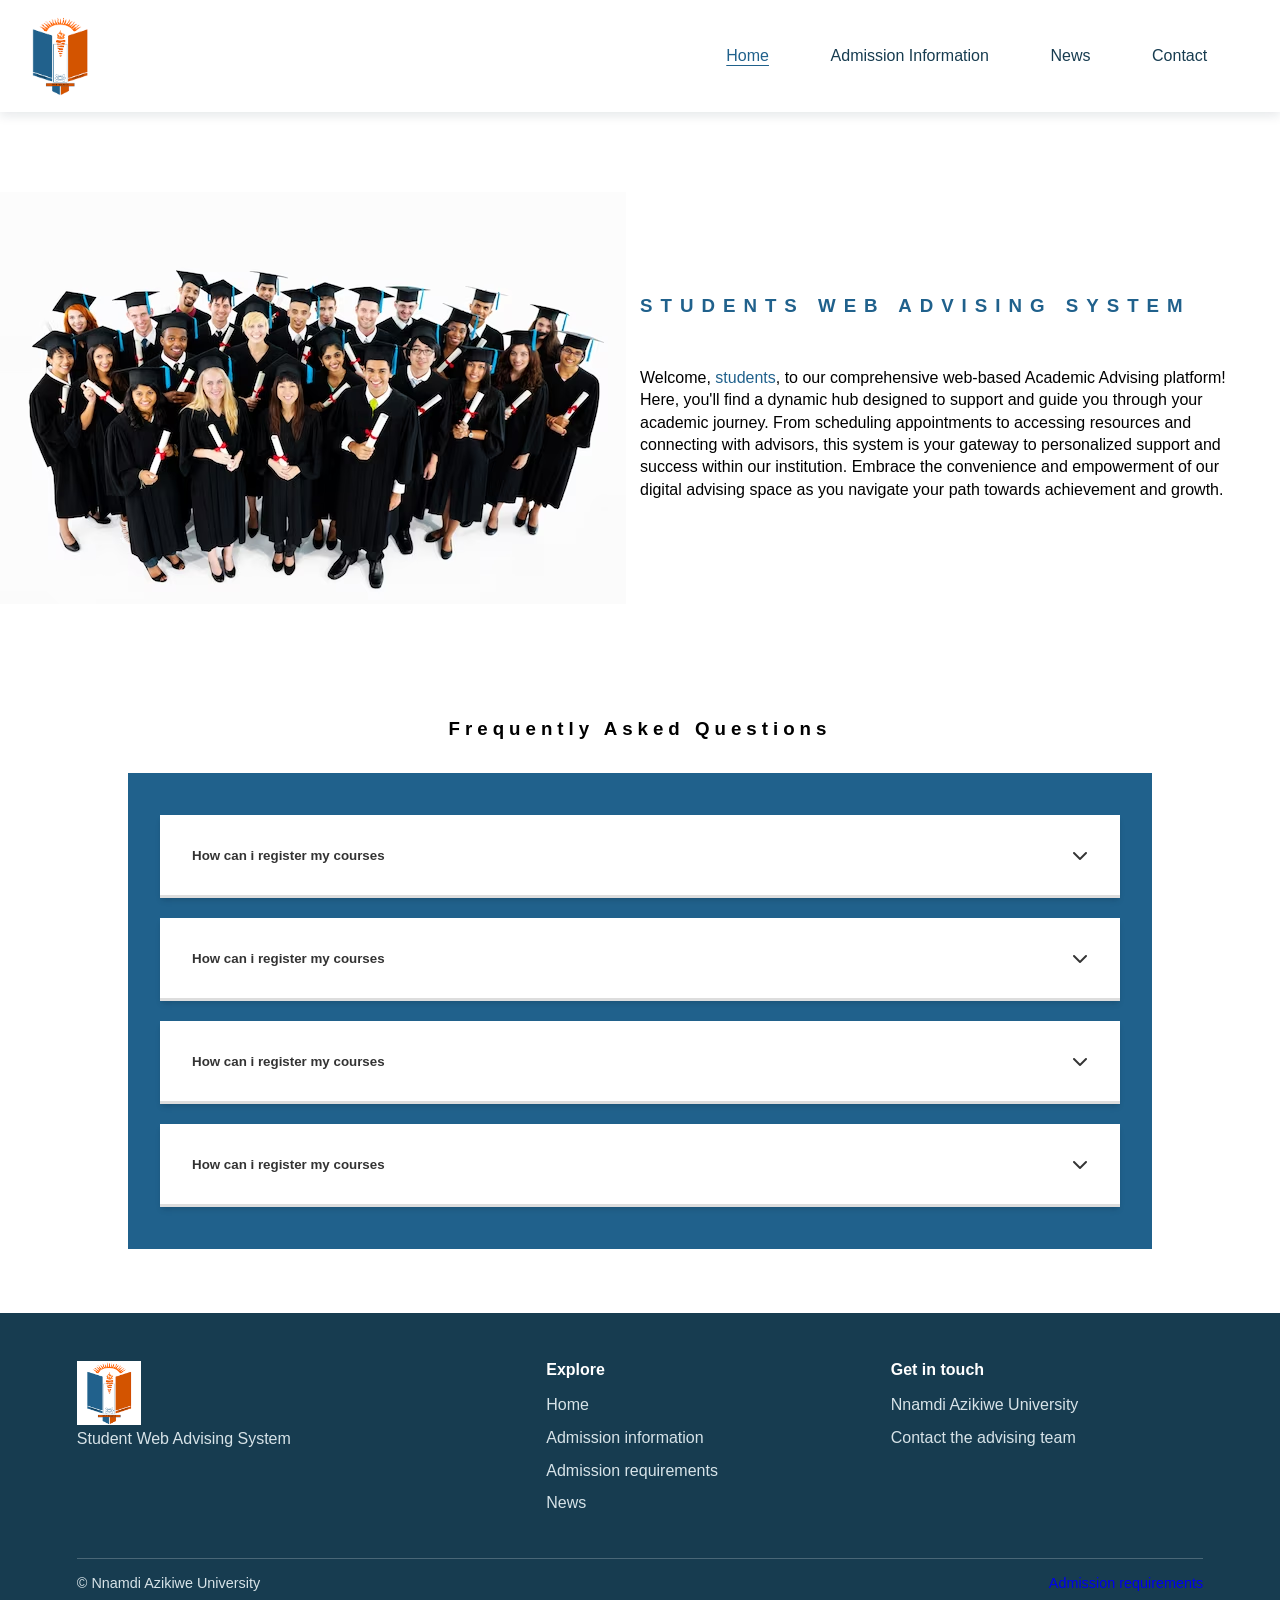
<file: my final year project/html/index.html>
<html lang="en">

<head>
  <meta charset="UTF-8">
  <meta name="viewport" content="width=device-width, initial-scale=1.0">
  <title>Document</title>
  <link rel="stylesheet" href="../css/style.css">
  <link rel="stylesheet" href="../css/navigation.css">
  <link rel="stylesheet" href="https://cdnjs.cloudflare.com/ajax/libs/font-awesome/6.4.2/css/all.min.css"
    integrity="sha512-z3gLpd7yknf1YoNbCzqRKc4qyor8gaKU1qmn+CShxbuBusANI9QpRohGBreCFkKxLhei6S9CQXFEbbKuqLg0DA=="
    crossorigin="anonymous" referrerpolicy="no-referrer" />
</head>

<body>
  <div class="container">
    <div class="header">
      <div data-site-nav></div>
      <div class="header-container">
        <div class="header-image-container">
          <img src="../images/students.jpg" alt="">
        </div>

        <div class="header-content-container">
          <h3>students web advising system</h3>
          <p>
            Welcome, <span>students</span>, to our comprehensive web-based Academic Advising platform! Here, you'll
            find a dynamic
            hub designed to support and guide you through your academic journey. From scheduling appointments to
            accessing resources and connecting with advisors, this system is your gateway to personalized support and
            success within our institution. Embrace the convenience and empowerment of our digital advising space as you
            navigate your path towards achievement and growth.
          </p>

        </div>
      </div>
    </div>

    <div class="section-faq">
      <h3>Frequently Asked Questions</h3>
      <div class="faq-box ">
        <div class="faqs active">
          <button class="faq-box-contents">
            How can i register my courses
            <i class="fa solid fa-chevron-down"></i>
          </button>
          <div class="faqAnswer">
            <p>
              Lorem ipsum dolor sit amet consectetur, adipisicing elit. Nesciunt tenetur facere cum eligendi minima
              optio dolorem vel nostrum, excepturi illo rem, quaerat nemo. Natus, perferendis. Magni mollitia cumque et
              vel molestias, laborum nulla modi fugit! Voluptas eius cupiditate perferendis sequi?
            </p>
          </div>
        </div>

        <div class="faqs active">
          <button class="faq-box-contents ">
            How can i register my courses
            <i class="fa solid fa-chevron-down"></i>
          </button>
          <div class="faqAnswer">
            <p>
              Lorem ipsum dolor sit amet consectetur, adipisicing elit. Nesciunt tenetur facere cum eligendi minima
              optio dolorem vel nostrum, excepturi illo rem, quaerat nemo. Natus, perferendis. Magni mollitia cumque et
              vel molestias, laborum nulla modi fugit! Voluptas eius cupiditate perferendis sequi?
            </p>
          </div>
        </div>

        <div class="faqs active">
          <button class="faq-box-contents">
            How can i register my courses
            <i class="fa solid fa-chevron-down"></i>
          </button>
          <div class="faqAnswer">
            <p>
              Lorem ipsum dolor sit amet consectetur, adipisicing elit. Nesciunt tenetur facere cum eligendi minima
              optio dolorem vel nostrum, excepturi illo rem, quaerat nemo. Natus, perferendis. Magni mollitia cumque et
              vel molestias, laborum nulla modi fugit! Voluptas eius cupiditate perferendis sequi?
            </p>
          </div>
        </div>

        <div class="faqs active">
          <button class="faq-box-contents">
            How can i register my courses
            <i class="fa solid fa-chevron-down"></i>
          </button>
          <div class="faqAnswer">
            <p>
              Lorem ipsum dolor sit amet consectetur, adipisicing elit. Nesciunt tenetur facere cum eligendi minima
              optio dolorem vel nostrum, excepturi illo rem, quaerat nemo. Natus, perferendis. Magni mollitia cumque et
              vel molestias, laborum nulla modi fugit! Voluptas eius cupiditate perferendis sequi?
            </p>
          </div>
        </div>
      </div>
    </div>

    <footer class="footer">
      <div class="footer-content">
        <div class="footer-brand">
          <img src="../images/logo.png" alt="Nnamdi Azikiwe University">
          <p>Student Web Advising System</p>
        </div>
        <div class="footer-links">
          <h4>Explore</h4>
          <a href="index.html">Home</a>
          <a href="admission.html">Admission information</a>
          <a href="admissionRequirement.html">Admission requirements</a>
          <a href="new.html">News</a>
        </div>
        <div class="footer-contact">
          <h4>Get in touch</h4>
          <a href="https://unizik.edu.ng/">Nnamdi Azikiwe University</a>
          <a href="../html/signup.html">Contact the advising team</a>
        </div>
      </div>
      <div class="footer-bottom">
        <span>&copy; Nnamdi Azikiwe University</span>
        <a href="admissionRequirement.html">Admission requirements</a>
      </div>
    </footer>
  </div>

  <script src="../js/index.js"></script>
  <script src="../js/site-nav.js"></script>
</body>

</html>
</file>
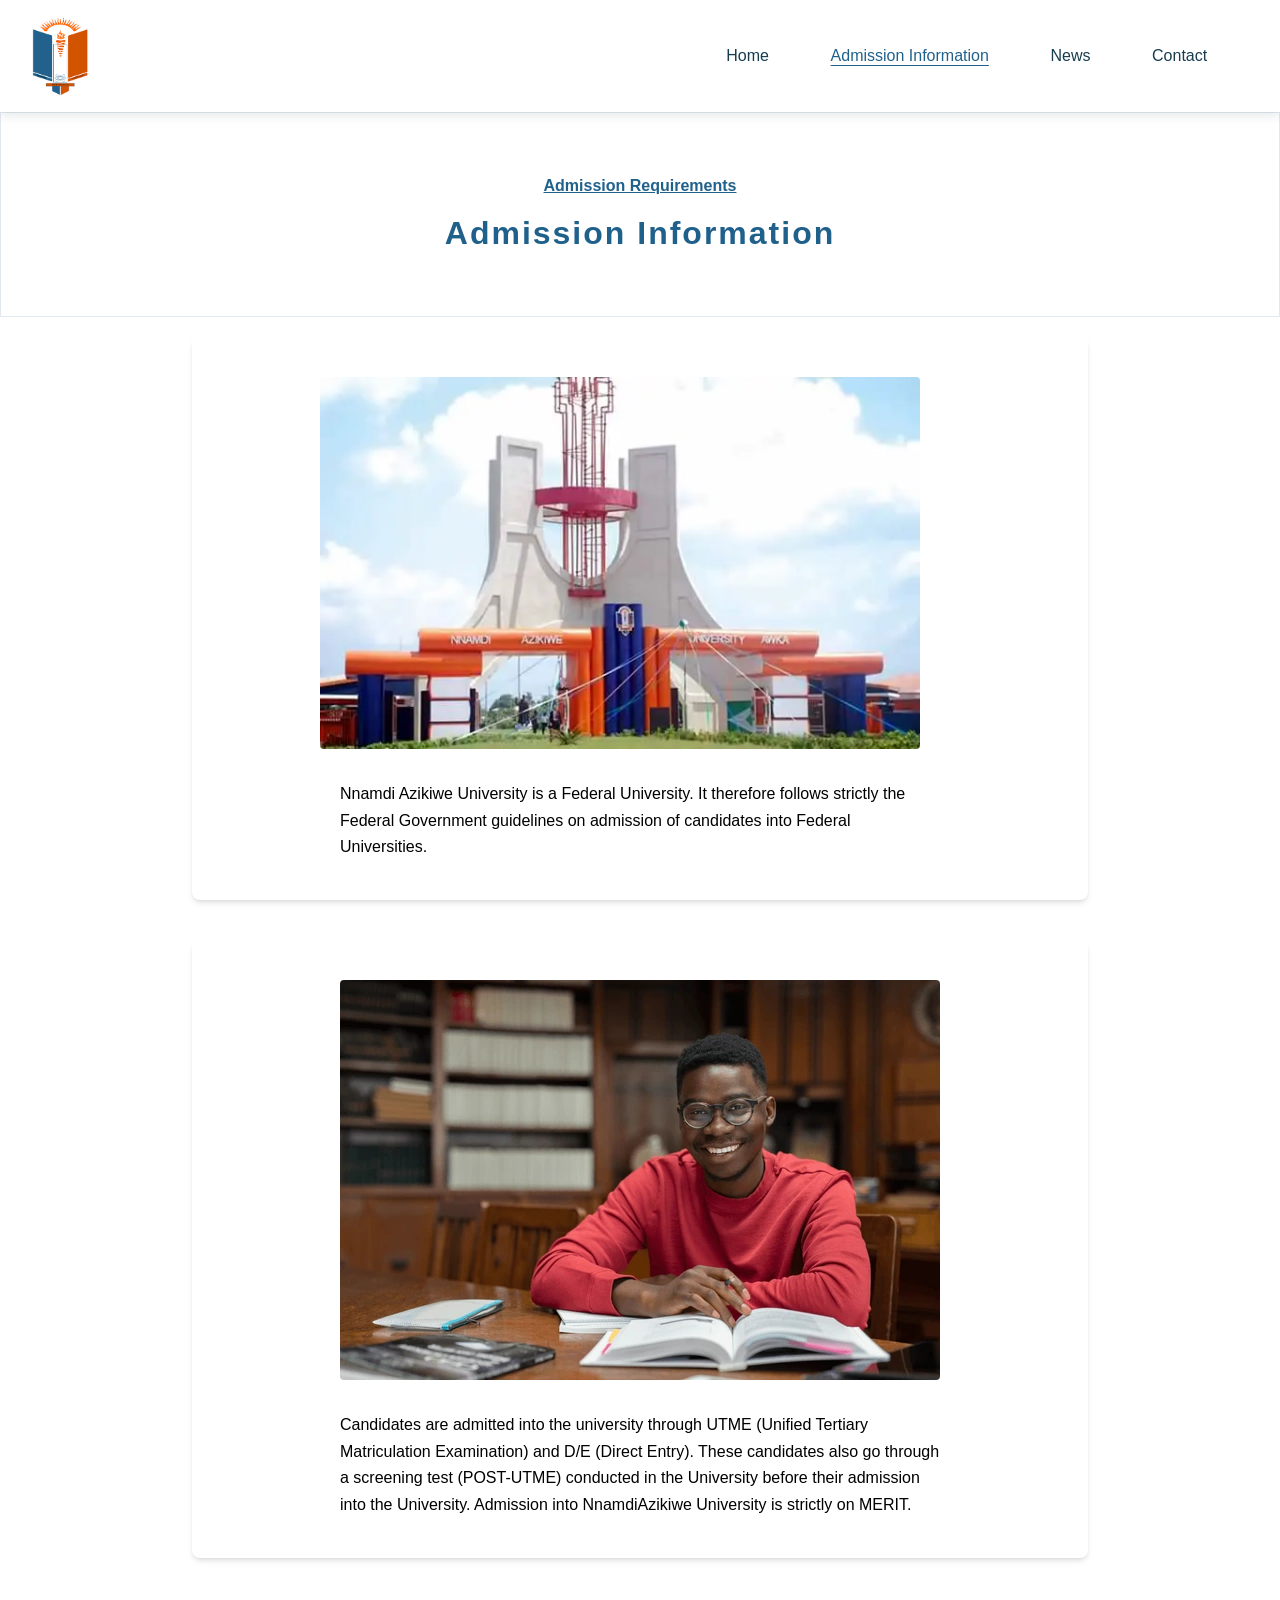
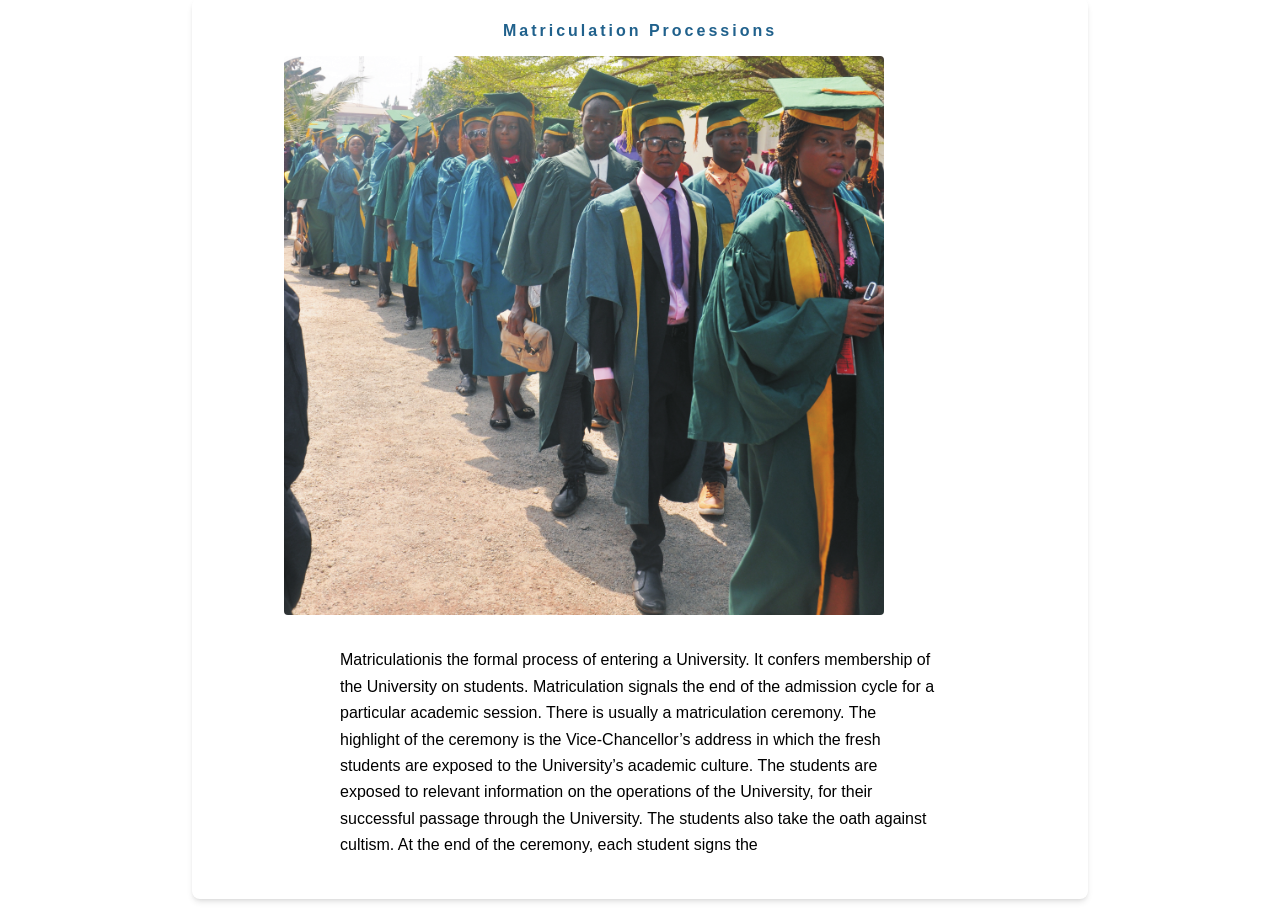
<file: my final year project/html/admission.html>
<!DOCTYPE html>
<html lang="en">

<head>
  <meta charset="UTF-8">
  <meta name="viewport" content="width=device-width, initial-scale=1.0">
  <title>Document</title>
  <link rel="stylesheet" href="../css/admission.css">
  <link rel="stylesheet" href="../css/navigation.css">
</head>

<body>
  <div class="container">
    <div data-site-nav></div>

    <div class="admission-header">

      <a href="admissionRequirement.html" class="Requirements"> Admission Requirements</a>
      <h1>Admission Information</h1>
    </div>

    <div class="section">
      <!-- <img src="/images/Procession-students.webp" alt=""> -->

      <div class="sectionContent">
        <div class="image">
          <img src="../images/schoolgate.png" alt="">
        </div>
        <div class="paragraph">
          <p>
            Nnamdi Azikiwe University is a Federal University. It therefore follows strictly the Federal Government
            guidelines on admission of candidates into Federal Universities.
          </p>
        </div>
      </div>

      <div class="sectionContent">
        <div class="image">
          <img src="../images/reading.png" alt="">
        </div>
        <div class="paragraph">
          <p>
            Candidates are admitted into the university through UTME (Uniﬁed Tertiary Matriculation Examination) and D/E
            (Direct Entry). These candidates also go through a screening test (POST-UTME) conducted in the University
            before their admission into the University. Admission into NnamdiAzikiwe University is strictly on MERIT.
          </p>
        </div>
      </div>


      <div class="sectionContent">
        <p class="header-paragraph">Matriculation Processions</p>
        <div class="image">
          <img src="../images/Procession-students.webp" alt="">
        </div>
        <div class="paragraph">
          <p>
            Matriculationis the formal process of entering a University. It confers membership of the University on
            students. Matriculation signals the end of the admission cycle for a particular academic session.

            There is usually a matriculation ceremony. The highlight of the ceremony is the Vice-Chancellor’s address in
            which the fresh students are exposed to the University’s academic culture. The students are exposed to
            relevant information on the operations of the University, for their successful passage through the
            University. The students also take the oath against cultism. At the end of the ceremony, each student signs
            the
          </p>
        </div>
      </div>
    </div>



  </div>
  <script src="../js/site-nav.js"></script>
</body>

</html>
</file>
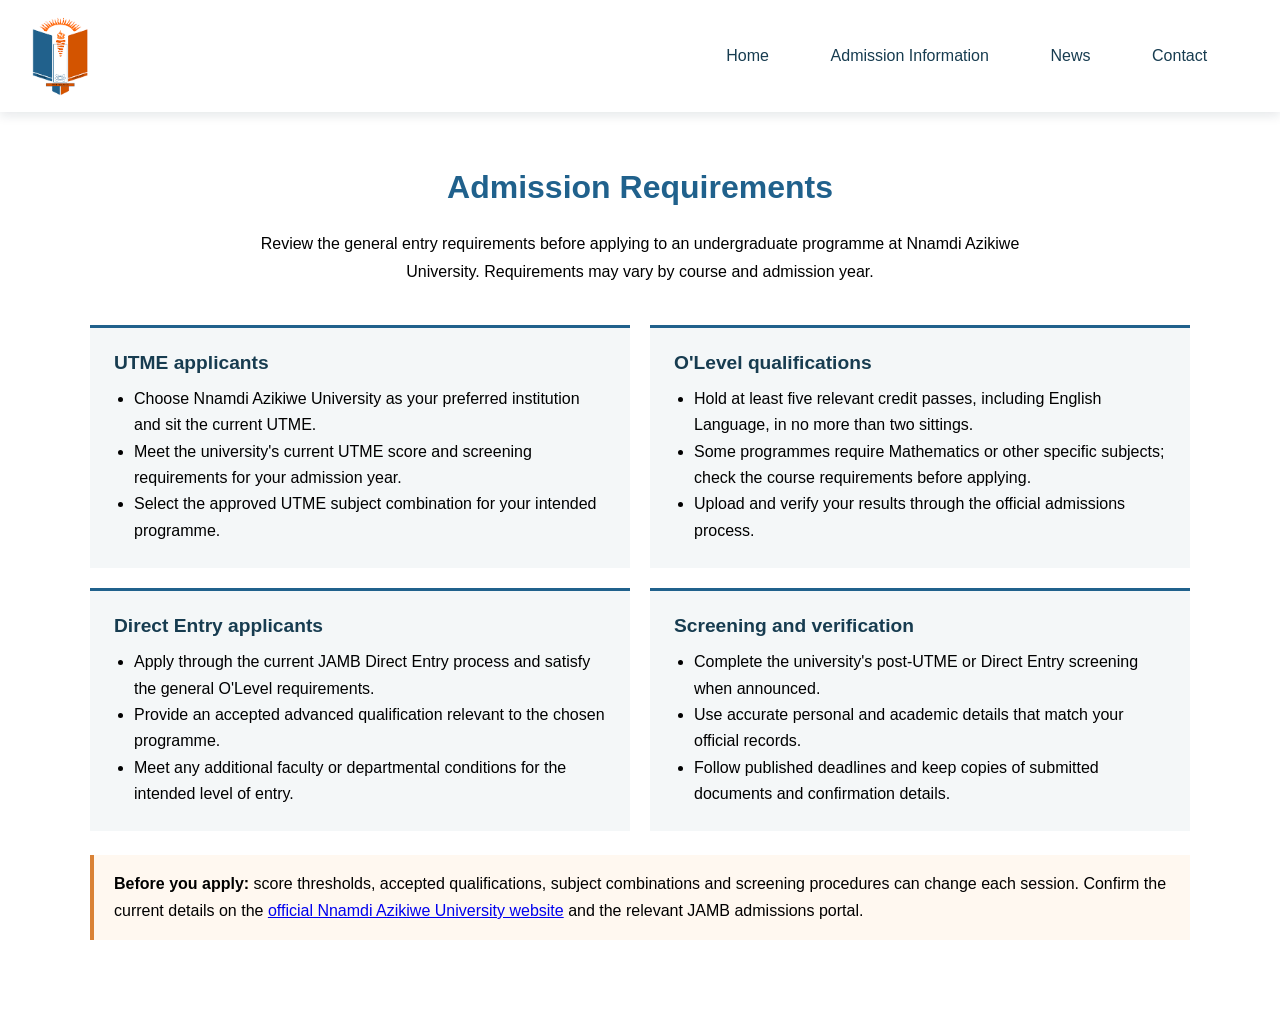
<file: my final year project/html/admissionRequirement.html>
<!DOCTYPE html>
<html lang="en">

<head>
  <meta charset="UTF-8">
  <meta name="viewport" content="width=device-width, initial-scale=1.0">
  <title>Admission Requirements | UNIZIK</title>
  <link rel="stylesheet" href="../css/admission.css">
  <link rel="stylesheet" href="../css/navigation.css">
</head>

<body>
  <div class="container">
    <div data-site-nav></div>

    <main class="requirements-page">
      <header class="requirements-intro">
        <h1>Admission Requirements</h1>
        <p>Review the general entry requirements before applying to an undergraduate programme at Nnamdi Azikiwe
          University. Requirements may vary by course and admission year.</p>
      </header>

      <div class="requirements-grid">
        <section class="requirement-block">
          <h2>UTME applicants</h2>
          <ul>
            <li>Choose Nnamdi Azikiwe University as your preferred institution and sit the current UTME.</li>
            <li>Meet the university's current UTME score and screening requirements for your admission year.</li>
            <li>Select the approved UTME subject combination for your intended programme.</li>
          </ul>
        </section>

        <section class="requirement-block">
          <h2>O'Level qualifications</h2>
          <ul>
            <li>Hold at least five relevant credit passes, including English Language, in no more than two sittings.
            </li>
            <li>Some programmes require Mathematics or other specific subjects; check the course requirements before
              applying.</li>
            <li>Upload and verify your results through the official admissions process.</li>
          </ul>
        </section>

        <section class="requirement-block">
          <h2>Direct Entry applicants</h2>
          <ul>
            <li>Apply through the current JAMB Direct Entry process and satisfy the general O'Level requirements.</li>
            <li>Provide an accepted advanced qualification relevant to the chosen programme.</li>
            <li>Meet any additional faculty or departmental conditions for the intended level of entry.</li>
          </ul>
        </section>

        <section class="requirement-block">
          <h2>Screening and verification</h2>
          <ul>
            <li>Complete the university's post-UTME or Direct Entry screening when announced.</li>
            <li>Use accurate personal and academic details that match your official records.</li>
            <li>Follow published deadlines and keep copies of submitted documents and confirmation details.</li>
          </ul>
        </section>
      </div>

      <p class="requirements-note"><strong>Before you apply:</strong> score thresholds, accepted qualifications, subject
        combinations and screening procedures can change each session. Confirm the current details on the <a
          href="https://unizik.edu.ng/">official Nnamdi Azikiwe University website</a> and the relevant JAMB admissions
        portal.</p>
    </main>
  </div>
  <script src="../js/site-nav.js"></script>
</body>

</html>
</file>
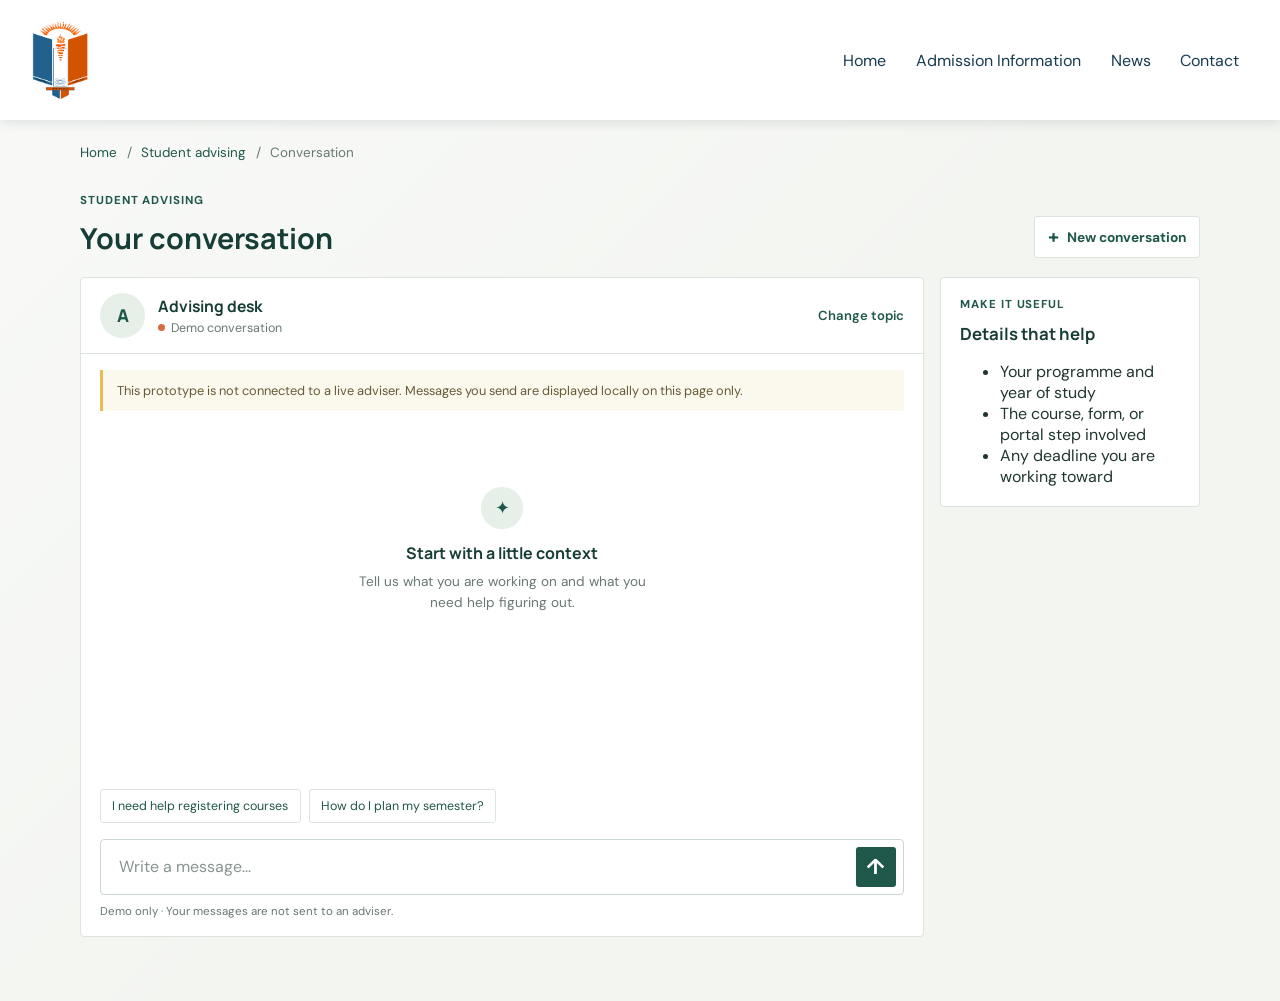
<file: my final year project/html/chatscreen.html>
<!DOCTYPE html>
<html lang="en">

<head>
  <meta charset="UTF-8">
  <meta name="viewport" content="width=device-width, initial-scale=1.0">
  <meta name="theme-color" content="#f3f5f1">
  <title>Advising conversation | Student Advising</title>
  <link rel="stylesheet" href="../css/navigation.css">
  <link rel="stylesheet" href="../css/advising.css">
  <link rel="stylesheet" href="../css/chatscreen.css">
</head>

<body class="advising-page">
  <div data-site-nav></div>

  <main class="advising-main chat-main">
    <div class="page-path"><a href="index.html">Home</a><span aria-hidden="true">/</span><a
        href="startchat.html">Student advising</a><span aria-hidden="true">/</span><span>Conversation</span></div>

    <header class="chat-page-heading">
      <div>
        <p class="eyebrow">STUDENT ADVISING</p>
        <h1 id="conversation-title">Your conversation</h1>
      </div>
      <a class="new-conversation" href="startchat.html"><span aria-hidden="true">+</span> New conversation</a>
    </header>

    <div class="chat-layout">
      <section class="conversation-panel" aria-labelledby="thread-title">
        <header class="conversation-header">
          <div class="advisor-avatar" aria-hidden="true">A</div>
          <div class="conversation-identity">
            <h2 id="thread-title">Advising desk</h2>
            <p><span class="demo-dot"></span> Demo conversation</p>
          </div>
          <a class="back-link" href="startchat.html">Change topic</a>
        </header>

        <div class="conversation-notice" role="note">
          This prototype is not connected to a live adviser. Messages you send are displayed locally on this page only.
        </div>

        <div class="message-area" id="message-list" aria-live="polite" aria-relevant="additions text">
          <div class="thread-empty" id="thread-empty">
            <span class="empty-mark" aria-hidden="true">&#10022;</span>
            <h3>Start with a little context</h3>
            <p>Tell us what you are working on and what you need help figuring out.</p>
          </div>
        </div>

        <div class="prompt-row" aria-label="Suggested messages">
          <button class="prompt-chip" type="button">I need help registering courses</button>
          <button class="prompt-chip" type="button">How do I plan my semester?</button>
        </div>

        <form class="message-composer" id="message-form">
          <label class="visually-hidden" for="message-input">Write your message</label>
          <input id="message-input" name="message" type="text" placeholder="Write a message..." autocomplete="off"
            maxlength="1000" required>
          <button class="send-button" type="submit" aria-label="Send message"><span
              aria-hidden="true">&#8593;</span></button>
        </form>
        <p class="composer-footnote" id="message-status" aria-live="polite">Demo only · Your messages are not sent to an
          adviser.</p>
      </section>

      <aside class="chat-aside">
        <section class="aside-block">
          <p class="eyebrow">MAKE IT USEFUL</p>
          <h2>Details that help</h2>
          <ul class="detail-list">
            <li>Your programme and year of study</li>
            <li>The course, form, or portal step involved</li>
            <li>Any deadline you are working toward</li>
          </ul>
        </section>
        <!-- <section class="aside-block resource-block">
          <p class="eyebrow">QUICK RESOURCE</p>
          <h2>Admission requirements</h2>
          <p>Check the current entry information before you apply. Course-specific criteria can vary.</p>
          <a class="text-link" href="admissionRequirement.html">Read requirements <span
              aria-hidden="true">&#8594;</span></a>
        </section> -->
      </aside>
    </div>
  </main>

  <script src="../js/site-nav.js"></script>
  <script src="../js/advising-chat.js"></script>
</body>

</html>
</file>
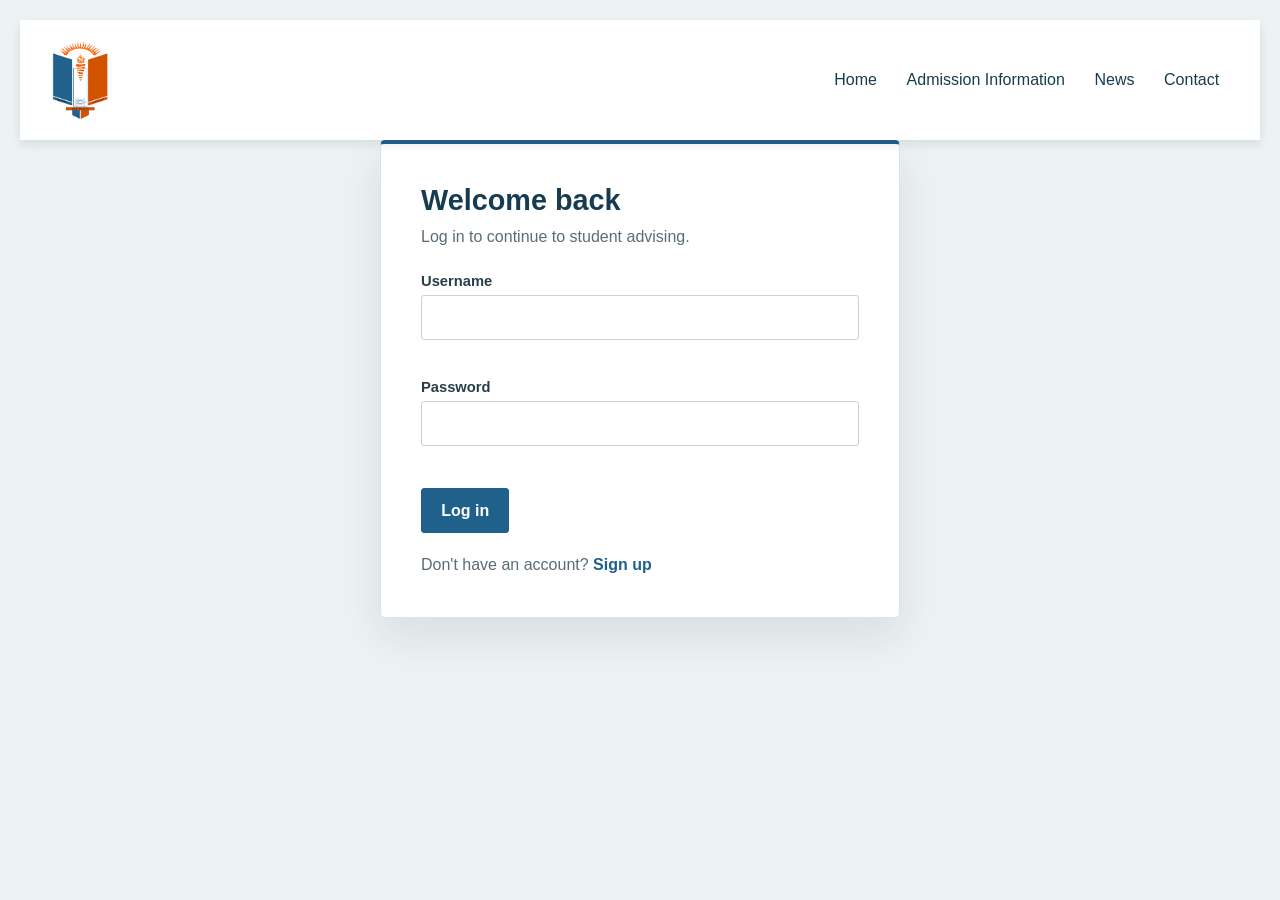
<file: my final year project/html/login.html>
<!DOCTYPE html>
<html lang="en">

<head>
  <meta charset="UTF-8">
  <meta name="viewport" content="width=device-width, initial-scale=1.0">
  <title>Log in | Student Web Advising</title>
  <link rel="stylesheet" href="../css/auth.css">
  <link rel="stylesheet" href="../css/navigation.css">
</head>

<body class="auth-page auth-login">
  <div data-site-nav></div>
  <main class="auth-shell">
    <section class="auth-panel">
      <h1>Welcome back</h1>
      <p class="auth-intro">Log in to continue to student advising.</p>
      <form action="chatscreen.html" onsubmit="return validation()" class="auth-form">
        <div class="auth-field">
          <label for="user">Username</label>
          <input type="text" name="user" id="user" autocomplete="username" required>
          <span id="username" class="text-danger" aria-live="polite"></span>
        </div>
        <div class="auth-field">
          <label for="pass">Password</label>
          <input type="password" name="pass" id="pass" autocomplete="current-password" required>
          <span id="passwords" class="text-danger" aria-live="polite"></span>
        </div>
        <div class="auth-actions">
          <button class="auth-button" type="submit">Log in</button>
        </div>
        <p class="auth-switch">Don't have an account? <a href="signup.html">Sign up</a></p>
      </form>
    </section>
  </main>

  <script src="../js/site-nav.js"></script>
  <script src="../js/JSlogin.js"></script>
</body>

</html>
</file>
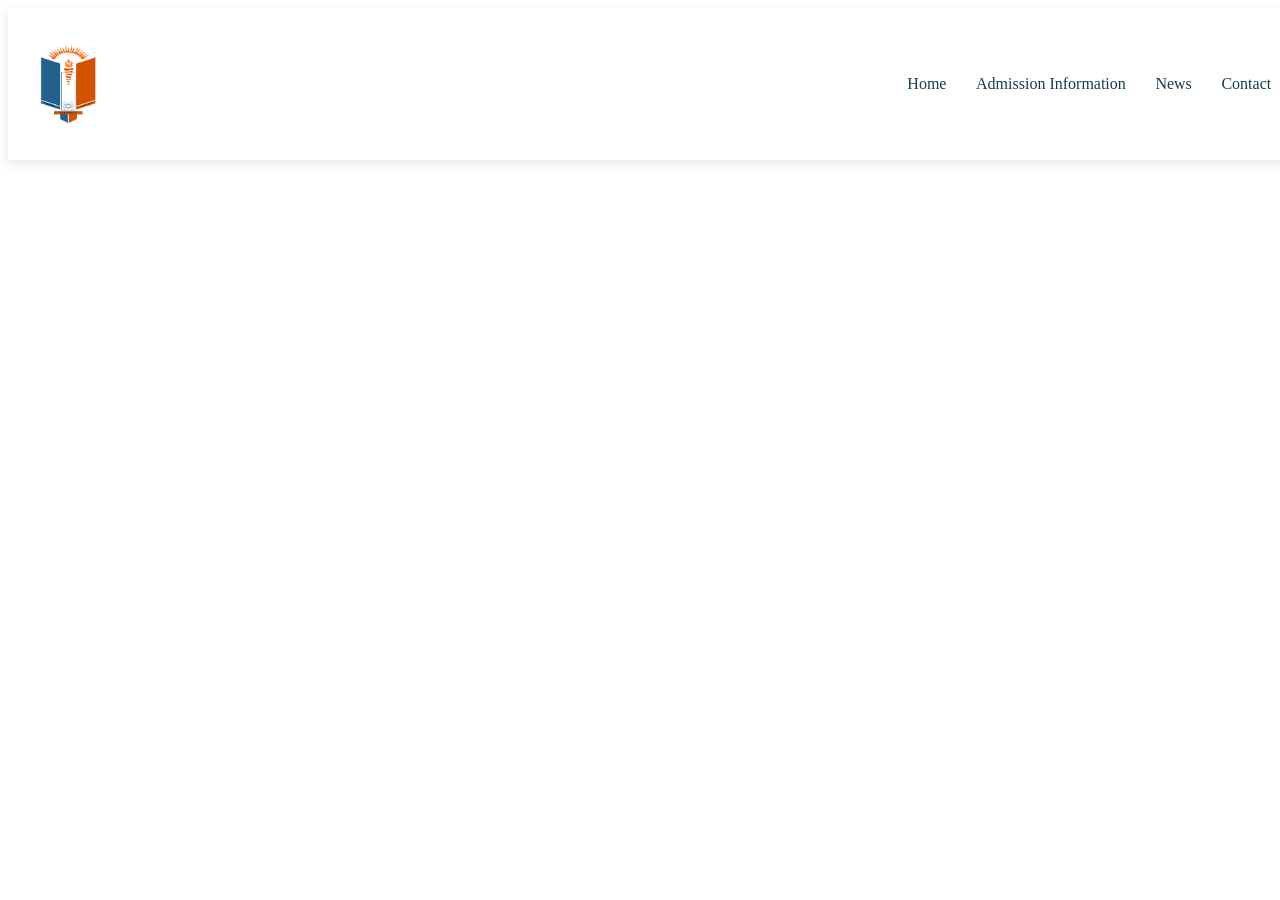
<file: my final year project/html/nagivation.html>
<!DOCTYPE html>
<html lang="en">

<head>
  <meta charset="UTF-8">
  <meta name="viewport" content="width=device-width, initial-scale=1.0">
  <title>Site Navigation</title>
  <link rel="stylesheet" href="../css/navigation.css">
</head>

<body>
  <div data-site-nav></div>

  <script src="../js/site-nav.js"></script>
</body>

</html>
</file>
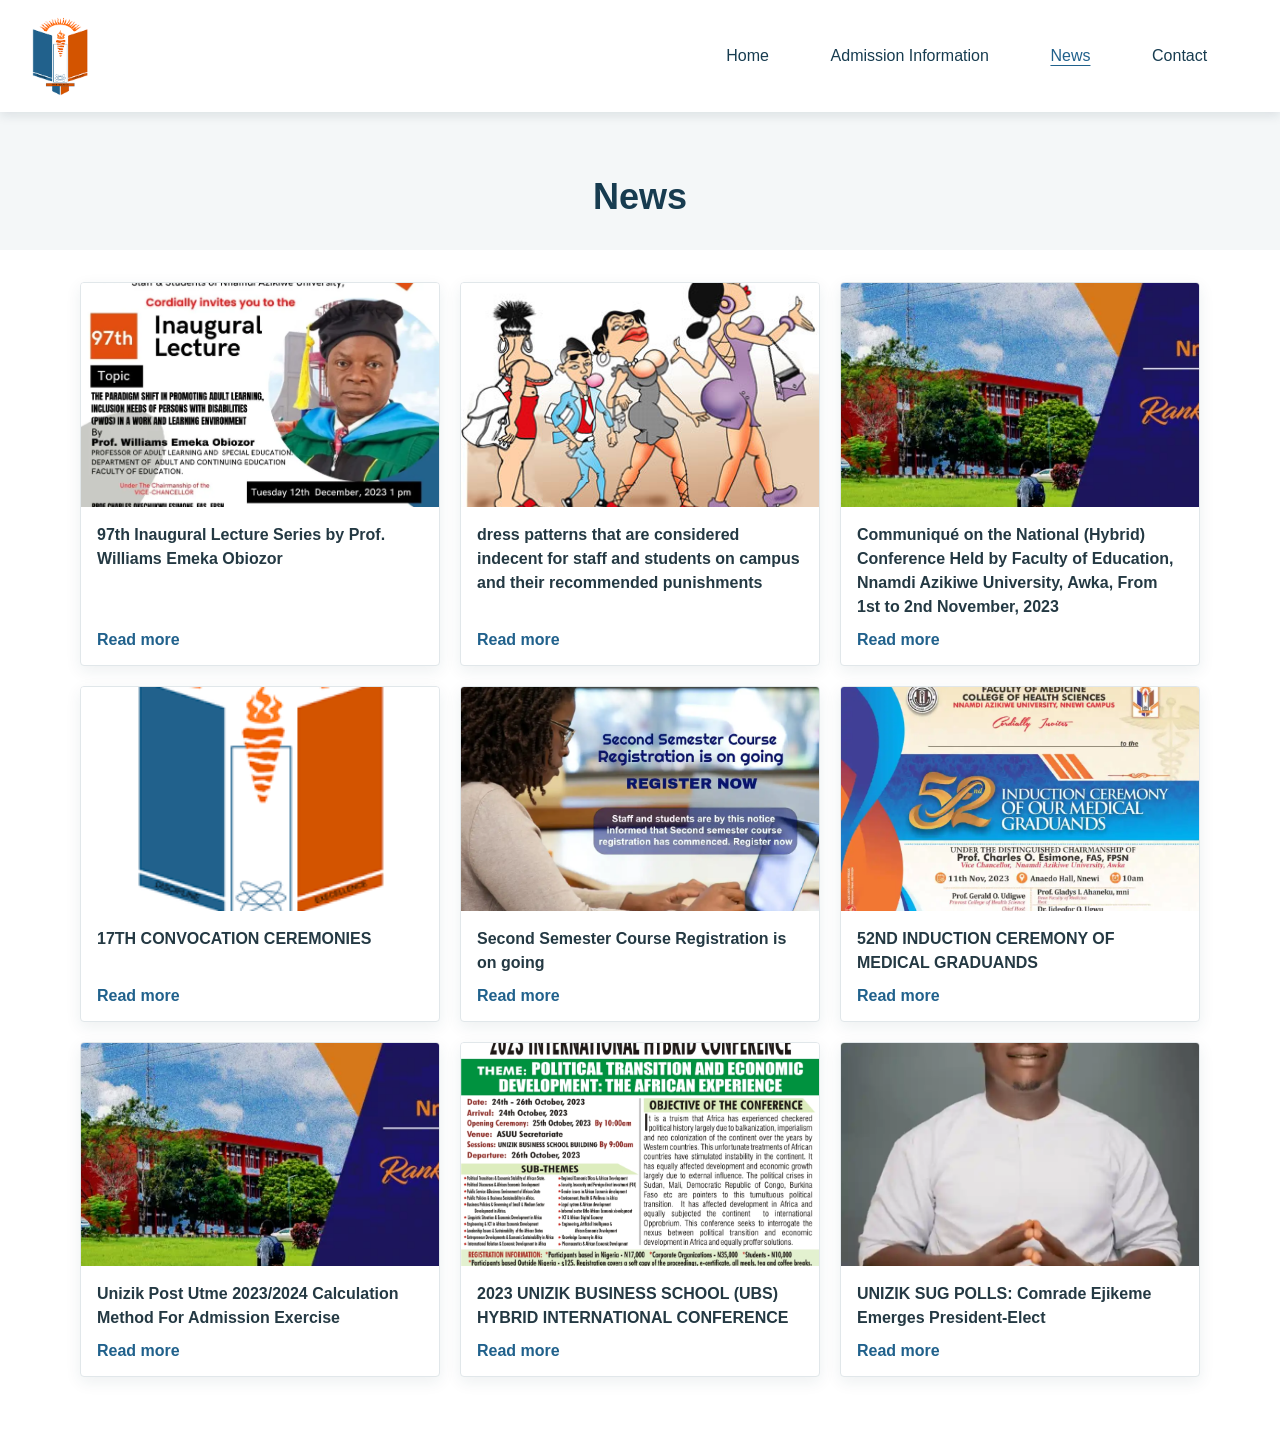
<file: my final year project/html/new.html>
<!DOCTYPE html>
<html lang="en">

<head>
  <meta charset="UTF-8">
  <meta name="viewport" content="width=device-width, initial-scale=1.0">
  <title>Document</title>
  <link rel="stylesheet" href="../css/new.css">
  <link rel="stylesheet" href="../css/navigation.css">
</head>

<body>
  <div class="container">
    <div data-site-nav></div>
    <div class="news-header">
      <h1>News</h1>
    </div>

    <div class="section">
      <div class="section-main">
        <div class="section-content">
          <div class="image">
            <img src="../images/97.webp" alt="">
          </div>
          <div class="paragraph">
            <p>
              97th Inaugural Lecture Series by Prof. Williams Emeka Obiozor
            </p>
          </div>
          <a href="https://unizik.edu.ng/event/97th-inaugural-lecture-series-by-prof-williams-emeka-obiozor/">Read
            more</a>
        </div>
        <div class="section-content">
          <div class="image">
            <img src="../images/INDECENT-DRESSING-cartoon.jpg" alt="">
          </div>
          <div class="paragraph">
            <p>
              dress patterns that are considered indecent for staff and students on campus and their recommended
              punishments
            </p>
          </div>
          <a
            href="https://unizik.edu.ng/dress-patterns-that-are-considered-indecent-for-staff-and-students-on-campus-and-their-recommended-punishments/">Read
            more</a>
        </div>

        <div class="section-content">
          <div class="image">
            <img src="../images/rank.webp" alt="">
          </div>
          <div class="paragraph">
            <p>
              Communiqué on the National (Hybrid) Conference Held by Faculty of Education, Nnamdi Azikiwe University,
              Awka, From 1st to 2nd November, 2023
            </p>
          </div>
          <a
            href="https://unizik.edu.ng/communique-on-the-national-hybrid-conference-held-by-faculty-of-education-nnamdi-azikiwe-university-awka-from-1st-to-2nd-november-2023/">Read
            more</a>
        </div>
      </div>

      <div class="section-main">
        <div class="section-content">
          <div class="image">
            <img src="../images/logo.png" alt="">
          </div>
          <div class="paragraph">
            <p>
              17TH CONVOCATION CEREMONIES
            </p>
          </div>
          <a href="https://unizik.edu.ng/17th-convocation-ceremonies-information-to-graduands/">Read more</a>
        </div>

        <div class="section-content">
          <div class="image">
            <img src="../images/reg.png" alt="">
          </div>
          <div class="paragraph">
            <p>
              Second Semester Course Registration is on going
            </p>
          </div>
          <a href="https://unizik.edu.ng/second-semester-course-registration-is-on-going/">Read more</a>
        </div>

        <div class="section-content">
          <div class="image">
            <img src="../images/induction.png" alt="">
          </div>
          <div class="paragraph">
            <p>52ND INDUCTION CEREMONY OF MEDICAL GRADUANDS</p>
          </div>
          <a href="https://unizik.edu.ng/52nd-induction-ceremony-of-medical-graduands/">Read more</a>
        </div>
      </div>

      <div class="section-main">
        <div class="section-content">
          <div class="image">
            <img src="../images/rank.webp" alt="">
          </div>
          <div class="paragraph">
            <p>Unizik Post Utme 2023/2024 Calculation Method For Admission Exercise</p>
          </div>
          <a href="https://unizik.edu.ng/unizik-post-utme-2023-2024-calculation-method-for-admission-exercise/">Read
            more</a>
        </div>

        <div class="section-content">
          <div class="image">
            <img src="../images/2023-UNIZIK-BUSINESS-SCHOOL-UBS-HYBRID-INTERNATIONAL-CONFERENCE.webp" alt="">
          </div>
          <div class="paragraph">
            <p>
              2023 UNIZIK BUSINESS SCHOOL (UBS) HYBRID INTERNATIONAL CONFERENCE
            </p>
          </div>
          <a href="https://unizik.edu.ng/2023-unizik-business-school-ubs-hybrid-international-conference/">Read more</a>
        </div>

        <div class="section-content">
          <div class="image">
            <img src="../images/presido.webp" alt="">
          </div>
          <div class="paragraph">
            <p>
              UNIZIK SUG POLLS: Comrade Ejikeme Emerges President-Elect
            </p>
          </div>
          <a href="https://unizik.edu.ng/unizik-sug-polls-comrade-ejikeme-emerges-president-elect/">Read more</a>
        </div>
      </div>

    </div>



  </div>
  <script src="../js/site-nav.js"></script>
</body>

</html>
</file>
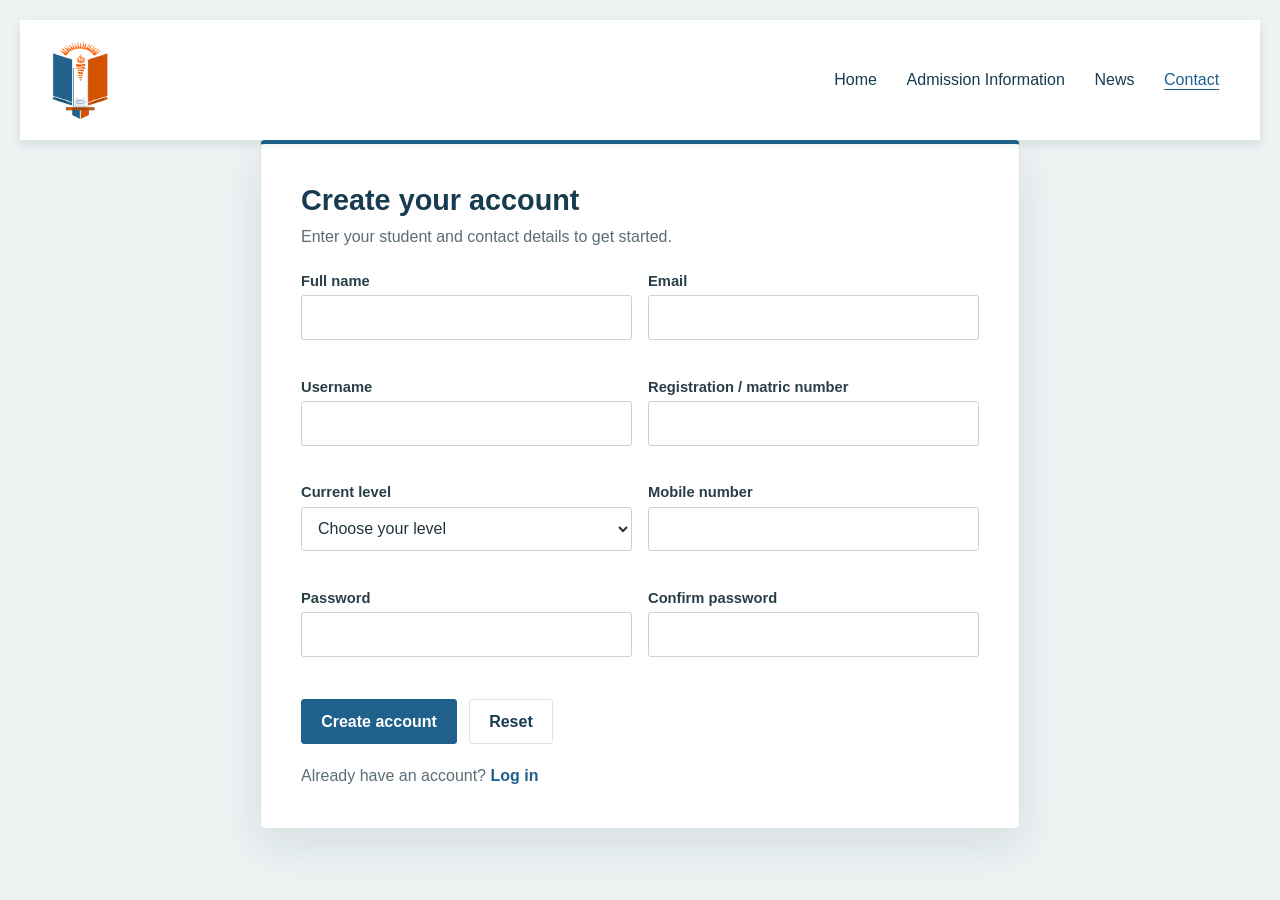
<file: my final year project/html/signup.html>
<!DOCTYPE html>
<html lang="en">

<head>
  <meta charset="UTF-8">
  <meta name="viewport" content="width=device-width, initial-scale=1.0">
  <title>Sign up | Student Web Advising</title>
  <link rel="stylesheet" href="../css/auth.css">
  <link rel="stylesheet" href="../css/navigation.css">
</head>

<body class="auth-page">
  <div data-site-nav></div>
  <main class="auth-shell">
    <section class="auth-panel">
      <h1>Create your account</h1>
      <p class="auth-intro">Enter your student and contact details to get started.</p>
      <form action="startchat.html" onsubmit="return validation()" class="auth-form">
        <div class="auth-field">
          <label for="name">Full name</label>
          <input type="text" name="name" id="name" autocomplete="name" required>
          <span id="Name" class="text-danger" aria-live="polite"></span>
        </div>
        <div class="auth-field">
          <label for="emails">Email</label>
          <input type="email" name="email" id="emails" autocomplete="email" required>
          <span id="emailids" class="text-danger" aria-live="polite"></span>
        </div>
        <div class="auth-field">
          <label for="user">Username</label>
          <input type="text" name="user" id="user" autocomplete="username" required>
          <span id="username" class="text-danger" aria-live="polite"></span>
        </div>
        <div class="auth-field">
          <label for="regnumber">Registration / matric number</label>
          <input type="text" name="regnumber" id="regnumber" autocomplete="off" required>
          <span id="regu" class="text-danger" aria-live="polite"></span>
        </div>
        <div class="auth-field">
          <label for="level">Current level</label>
          <select name="level" id="level" required>
            <option value="">Choose your level</option>
            <option value="100">100</option>
            <option value="200">200</option>
            <option value="300">300</option>
            <option value="400">400</option>
          </select>
        </div>
        <div class="auth-field">
          <label for="mobileNumber">Mobile number</label>
          <input type="tel" name="mobile" id="mobileNumber" autocomplete="tel" required>
          <span id="mobileno" class="text-danger" aria-live="polite"></span>
        </div>
        <div class="auth-field">
          <label for="pass">Password</label>
          <input type="password" name="pass" id="pass" autocomplete="new-password" required>
          <span id="passwords" class="text-danger" aria-live="polite"></span>
        </div>
        <div class="auth-field">
          <label for="conpass">Confirm password</label>
          <input type="password" name="conpass" id="conpass" autocomplete="new-password" required>
          <span id="confrmpass" class="text-danger" aria-live="polite"></span>
        </div>
        <div class="auth-actions">
          <button class="auth-button" type="submit">Create account</button>
          <button class="auth-button auth-button--secondary" type="reset">Reset</button>
        </div>
        <p class="auth-switch">Already have an account? <a href="login.html">Log in</a></p>
      </form>
    </section>
  </main>

  <script src="../js/site-nav.js"></script>
  <script src="../js/JSindex.js"></script>
</body>

</html>
</file>
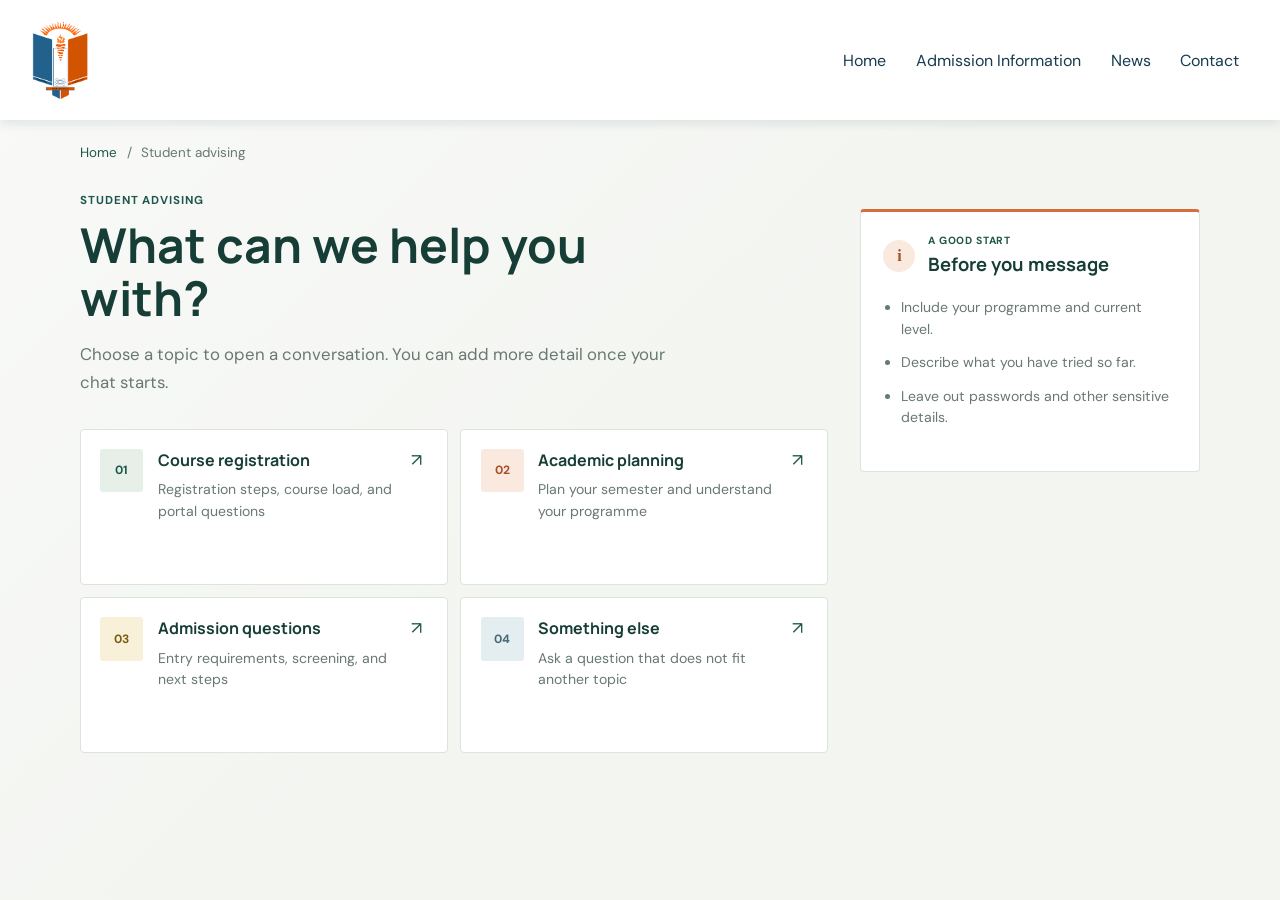
<file: my final year project/html/startchat.html>
<!DOCTYPE html>
<html lang="en">

<head>
  <meta charset="UTF-8">
  <meta name="viewport" content="width=device-width, initial-scale=1.0">
  <meta name="theme-color" content="#f3f5f1">
  <title>Start a conversation | Student Advising</title>
  <link rel="stylesheet" href="../css/navigation.css">
  <link rel="stylesheet" href="../css/advising.css">
  <link rel="stylesheet" href="../css/startchat.css">
</head>

<body class="advising-page">
  <div data-site-nav></div>

  <main class="advising-main start-main">
    <div class="page-path"><a href="index.html">Home</a><span aria-hidden="true">/</span><span>Student advising</span>
    </div>

    <div class="start-layout">
      <section class="topic-area" aria-labelledby="start-title">
        <p class="eyebrow">STUDENT ADVISING</p>
        <h1 id="start-title">What can we help you with?</h1>
        <p class="page-intro">Choose a topic to open a conversation. You can add more detail once your chat starts.</p>

        <div class="topic-grid">
          <a class="topic-card" href="chatscreen.html?topic=course-registration">
            <span class="topic-mark mark-green" aria-hidden="true">01</span>
            <span class="topic-copy"><strong>Course registration</strong><span>Registration steps, course load, and
                portal questions</span></span>
            <span class="topic-arrow" aria-hidden="true">&#8599;</span>
          </a>
          <a class="topic-card" href="chatscreen.html?topic=academic-planning">
            <span class="topic-mark mark-orange" aria-hidden="true">02</span>
            <span class="topic-copy"><strong>Academic planning</strong><span>Plan your semester and understand your
                programme</span></span>
            <span class="topic-arrow" aria-hidden="true">&#8599;</span>
          </a>
          <a class="topic-card" href="chatscreen.html?topic=admission">
            <span class="topic-mark mark-yellow" aria-hidden="true">03</span>
            <span class="topic-copy"><strong>Admission questions</strong><span>Entry requirements, screening, and next
                steps</span></span>
            <span class="topic-arrow" aria-hidden="true">&#8599;</span>
          </a>
          <a class="topic-card" href="chatscreen.html?topic=other">
            <span class="topic-mark mark-blue" aria-hidden="true">04</span>
            <span class="topic-copy"><strong>Something else</strong><span>Ask a question that does not fit another
                topic</span></span>
            <span class="topic-arrow" aria-hidden="true">&#8599;</span>
          </a>
        </div>
      </section>

      <aside class="guidance-panel">
        <div class="guidance-heading">
          <span class="guidance-symbol" aria-hidden="true">i</span>
          <div>
            <p class="eyebrow">A GOOD START</p>
            <h2>Before you message</h2>
          </div>
        </div>
        <ul class="guidance-list">
          <li>Include your programme and current level.</li>
          <li>Describe what you have tried so far.</li>
          <li>Leave out passwords and other sensitive details.</li>
        </ul>
        <!-- <div class="guidance-note">
          <strong>Demo workspace</strong>
          <p>This prototype does not connect to a live adviser. Messages are shown only in this page.</p>
        </div>
        <a class="text-link" href="admissionRequirement.html">View admission requirements <span
            aria-hidden="true">&#8594;</span></a> -->
      </aside>
    </div>
  </main>

  <script src="../js/site-nav.js"></script>
</body>

</html>
</file>
<file: my final year project/css/style.css>
* {
  box-sizing: border-box;
  margin: 0;
  padding: 0;
}

body {
  font-family: sans-serif;
  font-weight: 300;
}

.container {
  width: 100%;
  height: auto;
}

.header {
  width: 100%;
  height: auto;
}

.logo {
  margin-right: auto;
}

.logo img {
  height: 5rem;
}

.nav {
  width: 100%;
  height: 7rem;
  display: flex;
  padding: 25px;
  align-items: center;
  box-shadow:
    0 4px 6px -1px rgb(0 0 0 / 0.1),
    0 2px 4px -2px rgb(0 0 0 / 0.1);
}

nav {
  margin: 10px;
}

nav ul {
  display: flex;
}

nav ul li {
  list-style: none;
  position: relative;
}

nav ul li a {
  margin-right: 2rem;
  text-decoration: none;
  color: black;
  cursor: pointer;
}

nav ul li a:hover {
  color: #20618c;
  transition: 0.5ms;
}

.header-container {
  width: 100%;
  height: auto;
  padding: 5rem 0;
  display: flex;
  align-items: center;
  justify-content: center;
  flex-wrap: wrap;
}

.header-image-container {
  width: 50%;
}

.header-content-container {
  width: 50%;
  padding-right: 2rem;
}

.header-content-container > h3 {
  padding-bottom: 50px;
  text-transform: uppercase;
  color: #20618c;
  letter-spacing: 0.5rem;
}

.header-content-container > p {
  line-height: 1.4;
  font-weight: 100;
  text-align: start;
}

.header-content-container p span {
  color: #20618c;
}

.section-faq {
  width: 100%;
  height: auto;
  /* border: 1px solid rgb(226 232 240); */
  display: flex;
  flex-direction: column;
  align-items: center;
  justify-content: center;
  margin: 0 auto;
}

.section-faq > h3 {
  letter-spacing: 5px;
  padding: 2rem 0;
}

.section-faq > p,
.section-faq > h3 {
  margin: 1.5 0;
  text-align: center;
}

.faq-box {
  display: flex;
  align-items: center;
  flex-direction: column;
  padding: 2rem;
  width: 80%;
  height: auto;
  /* background-color: white; */
  background-color: #20618c;
  /* background-color: #fad2b8; */
}

.faqs {
  width: 100%;
  height: auto;
  box-shadow:
    0 4px 6px -1px rgb(0 0 0 / 0.1),
    0 2px 4px -2px rgb(0 0 0 / 0.1);
  margin: 10px 0;
}

.faq-box-contents {
  display: flex;
  justify-content: space-between;
  align-items: center;
  font-weight: bold;
  background-color: white;
  color: rgb(0, 0, 0, 0.8);
  width: 100%;
  cursor: pointer;
  padding: 2rem 2rem;
  border: none;
  outline: none;
  transition: 0.4s;
  border-bottom: 3px solid rgba(213, 213, 213, 0.8);
}

.faqAnswer {
  padding: 0 2rem 2.5rem 2rem;
  background-color: white;
  overflow: hidden;
  padding-top: 1.5rem;
  /* background-color: #fad2b8; */
  display: none;
}

.faqAnswer p {
  width: 100%;
  line-height: 1rem;
}

.active,
.faq-box-contents {
  /* background-color: #fcddc8; */
  background-color: white;
}

.faq-box-contents i {
  font-size: 1rem;
}

.footer {
  width: 100%;
  margin-top: 4rem;
  padding: 3rem max(6%, calc((100% - 1200px) / 2)) 1.25rem;
  color: white;
  background: #173c50;
}

.footer-content {
  display: grid;
  grid-template-columns: 1.4fr 1fr 1fr;
  gap: 2rem;
  padding-bottom: 2.5rem;
}

.footer-brand img {
  width: 8rem;
  height: 4rem;
  object-fit: contain;
  object-position: left center;
}

.footer-brand p,
.footer-contact a,
.footer-links a {
  color: #d7e3e8;
  line-height: 1.8;
}

.footer-links,
.footer-contact {
  display: flex;
  flex-direction: column;
  align-items: flex-start;
  gap: 0.25rem;
}

.footer h4 {
  margin-bottom: 0.5rem;
  color: white;
}

.footer a {
  text-decoration: none;
}

.footer a:hover {
  color: white;
  text-decoration: underline;
}

.footer-bottom {
  display: flex;
  justify-content: space-between;
  gap: 1rem;
  padding-top: 1rem;
  border-top: 1px solid rgb(255 255 255 / 22%);
  color: #d7e3e8;
  font-size: 0.9rem;
}

@media (max-width: 600px) {
  .header-container {
    flex-direction: column;
    align-items: center;
    justify-content: center;
  }

  .header-image-container {
    width: 100%;
  }

  .header-image-container > img {
    width: 100%;
    margin-bottom: 1rem;
  }

  .header-content-container {
    padding: 0 2rem;
    width: 100%;
    height: 300px;
  }

  .header-content-container > h3 {
    padding-bottom: 15px;
  }

  .footer-content {
    grid-template-columns: 1fr 1fr;
  }

  .footer-brand {
    grid-column: 1 / -1;
  }

  .footer-bottom {
    flex-direction: column;
  }
}
</file>
<file: my final year project/css/navigation.css>
.nav {
  position: relative;
  z-index: 5;
  display: flex;
  width: 100%;
  min-height: 7rem;
  align-items: center;
  padding: 1.25rem;
  background: #fff;
  box-shadow: 0 4px 10px rgb(15 40 55 / 10%);
}

.logo {
  display: block;
  margin-right: auto;
}

.logo img {
  display: block;
  height: 5rem;
  max-width: 12rem;
  object-fit: contain;
}

.site-navigation {
  margin: 0 0.5rem;
}

.site-navigation ul {
  display: flex;
  align-items: center;
  gap: 0.25rem;
  margin: 0;
  padding: 0;
  list-style: none;
}

.site-navigation a {
  display: block;
  padding: 0.7rem 0.8rem;
  color: #173c50;
  text-decoration: none;
}

.site-navigation a:hover,
.site-navigation a:focus-visible,
.site-navigation a[aria-current="page"] {
  color: #20618c;
  text-decoration: underline;
  text-underline-offset: 4px;
}

.nav {
  position: relative;
  z-index: 5;
}

.menu-toggle {
  display: none;
  width: 2.75rem;
  height: 2.75rem;
  padding: 0.65rem;
  border: 1px solid #d6dee5;
  border-radius: 4px;
  background: white;
  cursor: pointer;
}

.menu-toggle span {
  display: block;
  width: 100%;
  height: 2px;
  margin: 4px 0;
  background: #173c50;
  transition:
    transform 180ms ease,
    opacity 180ms ease;
}

.menu-toggle[aria-expanded="true"] span:first-child {
  transform: translateY(6px) rotate(45deg);
}

.menu-toggle[aria-expanded="true"] span:nth-child(2) {
  opacity: 0;
}

.menu-toggle[aria-expanded="true"] span:last-child {
  transform: translateY(-6px) rotate(-45deg);
}

@media (max-width: 700px) {
  .nav {
    min-height: 5rem;
    height: auto;
    padding: 0.65rem 1rem;
  }

  .logo {
    display: block !important;
    margin-right: auto;
  }

  .logo img {
    display: block;
    height: 3.75rem;
    max-width: 12rem;
    object-fit: contain;
  }

  .menu-toggle {
    display: block;
    flex: 0 0 auto;
  }

  .site-navigation {
    position: absolute;
    top: 100%;
    right: 0.75rem;
    display: none;
    width: min(20rem, calc(100vw - 1.5rem));
    margin: 0;
    padding: 0.5rem 0;
    border: 1px solid #dce4e9;
    border-radius: 4px;
    background: #fff;
    box-shadow: 0 12px 24px rgb(15 40 55 / 14%);
  }

  .site-navigation.is-open {
    display: block;
  }

  .site-navigation ul {
    display: flex;
    flex-direction: column;
  }

  .site-navigation ul li a {
    display: block;
    padding: 0.85rem 1rem;
  }

  .site-navigation ul li a:hover,
  .site-navigation ul li a:focus-visible {
    background: #eef5f7;
  }
}
</file>
<file: my final year project/css/admission.css>
* {
  box-sizing: border-box;
  margin: 0%;
  padding: 0%;
}

body {
  font-family: sans-serif;
  font-weight: 300;
}

.container {
  width: 100%;
  height: auto;
}

.logo {
  margin-right: auto;
}

.logo img {
  height: 5rem;
}

.nav {
  width: 100%;
  height: 7rem;
  display: flex;
  padding: 25px;
  align-items: center;
  box-shadow:
    0 4px 6px -1px rgb(0 0 0 / 0.1),
    0 2px 4px -2px rgb(0 0 0 / 0.1);
}

nav {
  margin: 10px;
}

nav ul {
  display: flex;
}

nav ul li {
  list-style: none;
  position: relative;
}

nav ul li a {
  margin-right: 2rem;
  text-decoration: none;
  color: black;
  cursor: pointer;
}

nav ul li a:hover {
  color: #20618c;
  transition: 0.5ms;
}

.Requirements {
  display: flex;
  align-items: flex-start;
}

.admission-header {
  border: 1px solid rgb(226 232 240);
  text-align: center;
  text-transform: capitalize;
  padding: 4rem 1.5rem;
}

.admission-header > h1 {
  color: #20618c;
  margin-top: 1.25rem;
  letter-spacing: 2px;
}

.Requirements {
  justify-content: center;
  color: #20618c;
  font-weight: 600;
}

.section {
  display: flex;
  flex-direction: column;
  align-items: center;
  justify-content: center;
  width: 100%;
  height: auto;
}

.sectionContent {
  display: flex;
  flex-direction: column;
  align-items: center;
  justify-content: center;
  width: min(70%, 900px);
  margin: 1.25rem 0;
  padding: 1.5rem;
  border-radius: 0.5rem;
  box-shadow:
    0 4px 6px -1px rgb(0 0 0 / 0.1),
    0 2px 4px -2px rgb(0 0 0 / 0.1);
}

.header-paragraph {
  text-align: center;
  font-weight: bold;
  letter-spacing: 3px;
  color: #20618c;
}

.paragraph,
.image {
  margin: 1rem auto;
}

.paragraph {
  width: min(100%, 600px);
  line-height: 1.65;
}

.image > img {
  display: block;
  width: min(100%, 600px);
  height: auto;
  border-radius: 4px;
}

.requirements-page {
  width: min(1100px, 90%);
  margin: 0 auto;
  padding: 3rem 0 5rem;
}

.requirements-intro {
  max-width: 760px;
  margin: 0 auto 2.5rem;
  text-align: center;
  line-height: 1.7;
}

.requirements-intro h1 {
  margin-bottom: 1rem;
  color: #20618c;
}

.requirements-grid {
  display: grid;
  grid-template-columns: repeat(2, minmax(0, 1fr));
  gap: 1.25rem;
}

.requirement-block {
  padding: 1.5rem;
  border-top: 3px solid #20618c;
  background: #f4f7f8;
}

.requirement-block h2 {
  margin-bottom: 0.75rem;
  color: #173c50;
  font-size: 1.2rem;
}

.requirement-block p,
.requirement-block li {
  line-height: 1.65;
}

.requirement-block ul {
  padding-left: 1.25rem;
}

.requirements-note {
  margin-top: 1.5rem;
  padding: 1rem 1.25rem;
  border-left: 4px solid #d98236;
  background: #fff8f0;
  line-height: 1.65;
}

@media (max-width: 600px) {
  .sectionContent {
    width: 92%;
    padding: 1rem;
  }

  .image,
  .paragraph {
    width: 100%;
  }

  .requirements-page {
    width: 92%;
    padding: 2.5rem 0;
  }

  .requirements-grid {
    grid-template-columns: 1fr;
  }
}
</file>
<file: my final year project/css/advising.css>
@import url("https://fonts.googleapis.com/css2?family=DM+Sans:wght@400;500;600;700&family=Manrope:wght@500;600;700;800&display=swap");

:root {
  --page: #f3f5f1;
  --paper: #ffffff;
  --ink: #203631;
  --muted: #687873;
  --line: #dce4de;
  --green: #20574b;
  --green-deep: #173e36;
  --green-pale: #e6f0e9;
  --orange: #d76d3e;
  --yellow: #e8bc51;
  --blue: #6a8c9b;
  font-family: "DM Sans", sans-serif;
  color: var(--ink);
}

body.advising-page {
  min-height: 100vh;
  margin: 0;
  background-color: var(--page);
  background-image: linear-gradient(
    135deg,
    rgb(255 255 255 / 52%),
    transparent 54%
  );
  font-family: "DM Sans", sans-serif;
}

.advising-page h1,
.advising-page h2,
.advising-page h3 {
  font-family: "Manrope", sans-serif;
}

.advising-main {
  width: min(1120px, calc(100% - 3rem));
  margin: 0 auto;
  padding: 1.5rem 0 4rem;
}

.page-path {
  display: flex;
  flex-wrap: wrap;
  align-items: center;
  gap: 0.6rem;
  margin-bottom: 2rem;
  color: var(--muted);
  font-size: 0.84rem;
}

.page-path a {
  color: var(--green);
  text-decoration: none;
}

.page-path a:hover,
.page-path a:focus-visible {
  text-decoration: underline;
  text-underline-offset: 3px;
}

.eyebrow {
  margin: 0 0 0.6rem;
  color: var(--green);
  font-size: 0.72rem;
  font-weight: 700;
  letter-spacing: 0.08em;
}

.text-link {
  display: inline-flex;
  align-items: center;
  gap: 0.5rem;
  color: var(--green);
  font-size: 0.9rem;
  font-weight: 700;
  text-decoration: none;
}

.text-link:hover,
.text-link:focus-visible {
  text-decoration: underline;
  text-underline-offset: 3px;
}

.visually-hidden {
  position: absolute;
  width: 1px;
  height: 1px;
  overflow: hidden;
  clip: rect(0, 0, 0, 0);
  white-space: nowrap;
  clip-path: inset(50%);
}

@media (max-width: 700px) {
  .advising-main {
    width: min(100% - 1.5rem, 560px);
    padding-top: 1rem;
  }

  .page-path {
    margin-bottom: 1.5rem;
  }
}
</file>
<file: my final year project/css/chatscreen.css>
* {
  box-sizing: border-box;
}

.chat-page-heading {
  display: flex;
  align-items: end;
  justify-content: space-between;
  gap: 1rem;
  margin-bottom: 1.2rem;
}

.chat-page-heading h1 {
  margin: 0;
  color: var(--green-deep);
  font-size: 1.8rem;
}

.new-conversation {
  display: inline-flex;
  align-items: center;
  gap: 0.5rem;
  padding: 0.65rem 0.8rem;
  border: 1px solid var(--line);
  border-radius: 3px;
  color: var(--green);
  background: #fff;
  font-size: 0.86rem;
  font-weight: 700;
  text-decoration: none;
}

.new-conversation:hover,
.new-conversation:focus-visible {
  border-color: var(--green);
}

.new-conversation span {
  font-size: 1.2rem;
  line-height: 1;
}

.chat-layout {
  display: grid;
  grid-template-columns: minmax(0, 1fr) 260px;
  align-items: start;
  gap: 1rem;
}

.conversation-panel {
  display: flex;
  min-height: min(690px, calc(100vh - 240px));
  flex-direction: column;
  border: 1px solid var(--line);
  border-radius: 4px;
  background: var(--paper);
}

.conversation-header {
  display: flex;
  min-height: 76px;
  align-items: center;
  gap: 0.8rem;
  padding: 0.9rem 1.2rem;
  border-bottom: 1px solid var(--line);
}

.advisor-avatar {
  display: grid;
  width: 2.8rem;
  height: 2.8rem;
  flex: 0 0 auto;
  place-items: center;
  border-radius: 50%;
  background: var(--green-pale);
  color: var(--green);
  font-family: "Manrope", sans-serif;
  font-size: 1.1rem;
  font-weight: 800;
}

.conversation-identity h2 {
  margin: 0;
  color: var(--green-deep);
  font-size: 0.98rem;
}

.conversation-identity p {
  display: flex;
  align-items: center;
  gap: 0.4rem;
  margin: 0.2rem 0 0;
  color: var(--muted);
  font-size: 0.78rem;
}

.demo-dot {
  width: 0.45rem;
  height: 0.45rem;
  border-radius: 50%;
  background: var(--orange);
}

.back-link {
  margin-left: auto;
  color: var(--green);
  font-size: 0.82rem;
  font-weight: 600;
  text-decoration: none;
}

.back-link:hover,
.back-link:focus-visible {
  text-decoration: underline;
}

.conversation-notice {
  margin: 1rem 1.2rem 0;
  padding: 0.7rem 0.85rem;
  border-left: 3px solid var(--yellow);
  background: #fbf8ee;
  color: #675a37;
  font-size: 0.8rem;
  line-height: 1.5;
}

.message-area {
  display: flex;
  min-height: 280px;
  flex: 1;
  flex-direction: column;
  gap: 0.75rem;
  overflow-y: auto;
  padding: 1.5rem 1.2rem;
}

.thread-empty {
  display: flex;
  min-height: 230px;
  flex-direction: column;
  align-items: center;
  justify-content: center;
  color: var(--muted);
  text-align: center;
}

.empty-mark {
  display: grid;
  width: 2.6rem;
  height: 2.6rem;
  place-items: center;
  margin-bottom: 0.8rem;
  border-radius: 50%;
  background: var(--green-pale);
  color: var(--green);
  font-size: 1.1rem;
}

.thread-empty h3 {
  margin: 0;
  color: var(--green-deep);
  font-size: 1rem;
}

.thread-empty p {
  max-width: 300px;
  margin: 0.45rem 0 0;
  font-size: 0.85rem;
  line-height: 1.55;
}

.message-row {
  display: flex;
  justify-content: flex-end;
}

.message-bubble {
  max-width: min(78%, 520px);
  padding: 0.75rem 0.9rem;
  border: 1px solid #d4e5d9;
  border-radius: 4px 4px 0 4px;
  background: #edf5ef;
  color: var(--ink);
  font-size: 0.92rem;
  line-height: 1.55;
  overflow-wrap: anywhere;
}

.message-meta {
  margin-top: 0.35rem;
  color: var(--muted);
  font-size: 0.7rem;
  text-align: right;
}

.prompt-row {
  display: flex;
  flex-wrap: wrap;
  gap: 0.5rem;
  padding: 0 1.2rem 1rem;
}

.prompt-chip {
  padding: 0.5rem 0.7rem;
  border: 1px solid var(--line);
  border-radius: 3px;
  background: white;
  color: var(--green);
  cursor: pointer;
  font: inherit;
  font-size: 0.78rem;
  text-align: left;
}

.prompt-chip:hover,
.prompt-chip:focus-visible {
  border-color: var(--green);
  background: var(--green-pale);
}

.message-composer {
  display: flex;
  align-items: center;
  gap: 0.6rem;
  margin: 0 1.2rem;
  padding: 0.45rem;
  border: 1px solid #cbd7d0;
  border-radius: 4px;
  background: #fff;
}

.message-composer:focus-within {
  border-color: var(--green);
  box-shadow: 0 0 0 3px rgb(32 87 75 / 12%);
}

.message-composer input {
  width: 100%;
  min-width: 0;
  min-height: 2.5rem;
  padding: 0.5rem 0.65rem;
  border: 0;
  outline: 0;
  color: var(--ink);
  font: inherit;
}

.message-composer input::placeholder {
  color: #899690;
}

.send-button {
  display: grid;
  width: 2.5rem;
  height: 2.5rem;
  flex: 0 0 auto;
  place-items: center;
  border: 0;
  border-radius: 3px;
  background: var(--green);
  color: white;
  cursor: pointer;
  font: inherit;
  font-size: 1.35rem;
  font-weight: 700;
}

.send-button:hover,
.send-button:focus-visible {
  background: var(--green-deep);
}

.composer-footnote {
  min-height: 1rem;
  margin: 0.55rem 1.2rem 1rem;
  color: var(--muted);
  font-size: 0.72rem;
}

.chat-aside {
  display: flex;
  flex-direction: column;
  gap: 0.8rem;
}

.aside-block {
  padding: 1.2rem;
  border: 1px solid var(--line);
  border-radius: 4px;
  background: #fff;
}

.aside-block h2 {
  margin: 0;
  color: var(--green-deep);
  font-size: 1.05rem;
}

.detail-list {
  margin: 1rem 0 0;
}

.resource-block > p:not(.eyebrow) {
  margin: 0.7rem 0 1rem;
  color: var(--muted);
  font-size: 0.86rem;
  line-height: 1.6;
}

@media (max-width: 850px) {
  .chat-layout {
    grid-template-columns: 1fr;
  }

  .chat-aside {
    display: grid;
    grid-template-columns: repeat(2, minmax(0, 1fr));
  }
}

@media (max-width: 560px) {
  .chat-page-heading {
    align-items: flex-start;
  }

  .chat-page-heading h1 {
    font-size: 1.5rem;
  }

  .new-conversation {
    max-width: 9rem;
    padding: 0.55rem;
    font-size: 0.75rem;
  }

  .conversation-panel {
    min-height: min(620px, calc(100dvh - 230px));
  }

  .conversation-header,
  .message-area {
    padding-right: 0.8rem;
    padding-left: 0.8rem;
  }

  .conversation-notice {
    margin-right: 0.8rem;
    margin-left: 0.8rem;
  }

  .back-link {
    font-size: 0.75rem;
  }

  .prompt-row {
    padding-right: 0.8rem;
    padding-left: 0.8rem;
  }

  .chat-aside {
    grid-template-columns: 1fr;
  }
}
</file>
<file: my final year project/css/auth.css>
:root {
  --auth-ink: #173c50;
  --auth-accent: #20618c;
  --auth-muted: #5b6c75;
  --auth-line: #dbe3e7;
}

* {
  box-sizing: border-box;
}

body.auth-page {
  min-height: 100vh;
  margin: 0;
  padding: 1.25rem;
  color: #23343d;
  background-color: #edf2f3;
  background-image: radial-gradient(#cad7dc 0.7px, transparent 0.7px);
  background-size: 18px 18px;
  font-family: "Trebuchet MS", sans-serif;
}

.auth-shell {
  width: min(100%, 760px);
  margin: 0 auto;
}

.auth-topbar {
  display: flex;
  align-items: center;
  justify-content: space-between;
  margin: 0 auto 1.5rem;
}

.auth-brand img {
  display: block;
  width: 150px;
  height: 68px;
  object-fit: contain;
}

.auth-topbar a,
.auth-switch a {
  color: var(--auth-accent);
  font-weight: 700;
  text-decoration: none;
}

.auth-topbar a:hover,
.auth-switch a:hover {
  text-decoration: underline;
}

.auth-panel {
  padding: clamp(1.25rem, 4vw, 2.5rem);
  border: 1px solid var(--auth-line);
  border-top: 4px solid var(--auth-accent);
  border-radius: 5px;
  background: #fff;
  box-shadow: 0 18px 45px rgb(23 60 80 / 10%);
}

.auth-panel h1 {
  margin: 0 0 0.5rem;
  color: var(--auth-ink);
  font-size: 1.8rem;
}

.auth-intro {
  margin: 0 0 1.5rem;
  color: var(--auth-muted);
  line-height: 1.5;
}

.auth-form {
  display: grid;
  grid-template-columns: repeat(2, minmax(0, 1fr));
  gap: 1rem;
}

.auth-field {
  display: flex;
  min-width: 0;
  flex-direction: column;
  gap: 0.4rem;
}

.auth-field label {
  color: #293e49;
  font-size: 0.92rem;
  font-weight: 700;
}

.auth-field input,
.auth-field select {
  width: 100%;
  min-height: 2.8rem;
  padding: 0.65rem 0.75rem;
  border: 1px solid #c8d3d9;
  border-radius: 3px;
  background: white;
  color: #23343d;
  font: inherit;
}

.auth-field input:focus,
.auth-field select:focus {
  border-color: var(--auth-accent);
  outline: 3px solid rgb(32 97 140 / 15%);
}

.auth-field .text-danger {
  min-height: 1rem;
  color: #a33232;
  font-size: 0.82rem;
}

.auth-field--full,
.auth-actions,
.auth-switch {
  grid-column: 1 / -1;
}

.auth-actions {
  display: flex;
  flex-wrap: wrap;
  gap: 0.75rem;
  margin-top: 0.25rem;
}

.auth-button {
  min-height: 2.8rem;
  padding: 0.7rem 1.2rem;
  border: 1px solid var(--auth-accent);
  border-radius: 3px;
  background: var(--auth-accent);
  color: white;
  cursor: pointer;
  font: inherit;
  font-weight: 700;
  text-decoration: none;
}

.auth-button:hover {
  background: #174d70;
}

.auth-button--secondary {
  border-color: var(--auth-line);
  background: white;
  color: var(--auth-ink);
}

.auth-button--secondary:hover {
  background: #f1f5f6;
}

.auth-switch {
  margin: 0.25rem 0 0;
  color: var(--auth-muted);
  line-height: 1.5;
}

.auth-login .auth-panel {
  width: min(100%, 520px);
  margin: 0 auto;
}

.auth-login .auth-form {
  grid-template-columns: 1fr;
}

@media (max-width: 560px) {
  body.auth-page {
    padding: 0.75rem;
  }

  .auth-form {
    grid-template-columns: 1fr;
  }

  .auth-field--full,
  .auth-actions,
  .auth-switch {
    grid-column: auto;
  }

  .auth-topbar {
    margin-bottom: 0.75rem;
  }
}
</file>
<file: my final year project/css/new.css>
* {
  box-sizing: border-box;
  margin: 0%;
  padding: 0%;
}

body {
  font-family: sans-serif;
  font-weight: 300;
}

.container {
  width: 100%;
  height: auto;
}

.logo {
  margin-right: auto;
}

.logo img {
  height: 5rem;
}

.nav {
  width: 100%;
  height: 7rem;
  display: flex;
  padding: 25px;
  align-items: center;
  box-shadow:
    0 4px 6px -1px rgb(0 0 0 / 0.1),
    0 2px 4px -2px rgb(0 0 0 / 0.1);
}

nav {
  margin: 10px;
}

nav ul {
  display: flex;
}

nav ul li {
  list-style: none;
  position: relative;
}

nav ul li a {
  margin-right: 2rem;
  text-decoration: none;
  color: black;
  cursor: pointer;
}

nav ul li a:hover {
  color: #20618c;
}

.news-header {
  padding: 4rem 1rem 2rem;
  text-align: center;
  background: #f4f7f8;
}

.news-header h1 {
  color: #173c50;
  font-size: 2.25rem;
}

.section {
  width: min(1120px, 92%);
  margin: 2rem auto 4rem;
}

.section-main {
  display: grid;
  grid-template-columns: repeat(3, minmax(0, 1fr));
  gap: 1.25rem;
  margin: 1.25rem 0;
}

.section-content {
  display: flex;
  flex-direction: column;
  min-width: 0;
  overflow: hidden;
  border: 1px solid #e1e7ea;
  border-radius: 4px;
  background: #fff;
  box-shadow: 0 5px 16px rgb(23 60 80 / 8%);
}

.image {
  width: 100%;
  aspect-ratio: 16 / 10;
  overflow: hidden;
}

.section-content .image img {
  display: block;
  width: 100%;
  height: 100%;
  object-fit: cover;
}

.section-content .paragraph {
  flex: 1;
  width: 100%;
  padding: 1rem 1rem 0.75rem;
  line-height: 1.5;
}

.section-content .paragraph p {
  color: #243943;
  font-weight: 600;
}

.section-content > a {
  align-self: flex-start;
  margin: 0 1rem 1rem;
  color: #20618c;
  font-weight: 600;
  text-decoration: none;
}

.section-content > a:hover,
.section-content > a:focus-visible {
  text-decoration: underline;
}

@media (max-width: 600px) {
  .section-main {
    grid-template-columns: repeat(2, minmax(0, 1fr));
  }

  .news-header {
    padding: 3rem 1rem 1.5rem;
  }

  .news-header h1 {
    font-size: 1.8rem;
  }
}

@media (max-width: 420px) {
  .section-main {
    grid-template-columns: 1fr;
  }
}
</file>
<file: my final year project/css/startchat.css>
* {
  box-sizing: border-box;
}

.start-layout {
  display: grid;
  grid-template-columns: minmax(0, 1.65fr) minmax(250px, 0.75fr);
  align-items: start;
  gap: 2rem;
}

.topic-area > h1 {
  max-width: 640px;
  margin: 0;
  color: var(--green-deep);
  font-size: clamp(2rem, 4vw, 3rem);
  line-height: 1.12;
}

.page-intro {
  max-width: 590px;
  margin: 1rem 0 2rem;
  color: var(--muted);
  font-size: 1.05rem;
  line-height: 1.65;
}

.topic-grid {
  display: grid;
  grid-template-columns: repeat(2, minmax(0, 1fr));
  gap: 0.8rem;
}

.topic-card {
  display: grid;
  min-height: 156px;
  grid-template-columns: 2.7rem minmax(0, 1fr) 1rem;
  align-items: start;
  gap: 0.9rem;
  padding: 1.2rem;
  border: 1px solid var(--line);
  border-radius: 4px;
  background: var(--paper);
  color: inherit;
  text-decoration: none;
  transition:
    border-color 160ms ease,
    transform 160ms ease,
    box-shadow 160ms ease;
}

.topic-card:hover,
.topic-card:focus-visible {
  transform: translateY(-2px);
  border-color: #9eb9aa;
  box-shadow: 0 10px 24px rgb(32 54 49 / 8%);
}

.topic-mark {
  display: grid;
  width: 2.7rem;
  aspect-ratio: 1;
  place-items: center;
  border-radius: 3px;
  font-size: 0.75rem;
  font-weight: 700;
}

.mark-green {
  background: var(--green-pale);
  color: var(--green);
}
.mark-orange {
  background: #f9e9df;
  color: #a94d25;
}
.mark-yellow {
  background: #f8f0d8;
  color: #795c10;
}
.mark-blue {
  background: #e4edf0;
  color: #456776;
}

.topic-copy {
  display: flex;
  flex-direction: column;
  gap: 0.55rem;
}

.topic-copy strong {
  color: var(--green-deep);
  font-family: "Manrope", sans-serif;
  font-size: 1rem;
}

.topic-copy > span {
  color: var(--muted);
  font-size: 0.88rem;
  line-height: 1.5;
}

.topic-arrow {
  color: var(--green);
  font-size: 1.1rem;
}

.guidance-panel {
  margin-top: 1rem;
  padding: 1.4rem;
  border: 1px solid var(--line);
  border-top: 3px solid var(--orange);
  border-radius: 4px;
  background: #fff;
}

.guidance-heading {
  display: flex;
  align-items: center;
  gap: 0.8rem;
}

.guidance-heading .eyebrow {
  margin-bottom: 0.25rem;
  font-size: 0.65rem;
}

.guidance-heading h2 {
  margin: 0;
  color: var(--green-deep);
  font-size: 1.15rem;
}

.guidance-symbol {
  display: grid;
  width: 2rem;
  height: 2rem;
  place-items: center;
  border-radius: 50%;
  background: #f9e9df;
  color: #a94d25;
  font-family: Georgia, serif;
  font-weight: 700;
}

.guidance-list,
.detail-list {
  display: grid;
  gap: 0.8rem;
  padding-left: 1.1rem;
  color: var(--muted);
  font-size: 0.88rem;
  line-height: 1.5;
}

.guidance-list {
  margin: 1.25rem 0;
}

.guidance-note {
  margin: 1.3rem 0;
  padding: 1rem;
  border-left: 3px solid var(--yellow);
  background: #fbf8ee;
}

.guidance-note strong {
  color: var(--green-deep);
  font-size: 0.88rem;
}

.guidance-note p {
  margin: 0.45rem 0 0;
  color: var(--muted);
  font-size: 0.83rem;
  line-height: 1.55;
}

@media (max-width: 800px) {
  .start-layout {
    grid-template-columns: 1fr;
    gap: 1rem;
  }

  .guidance-panel {
    margin-top: 0;
  }
}

@media (max-width: 540px) {
  .topic-grid {
    grid-template-columns: 1fr;
  }

  .topic-card {
    min-height: 0;
    padding: 1rem;
  }
}
</file>
